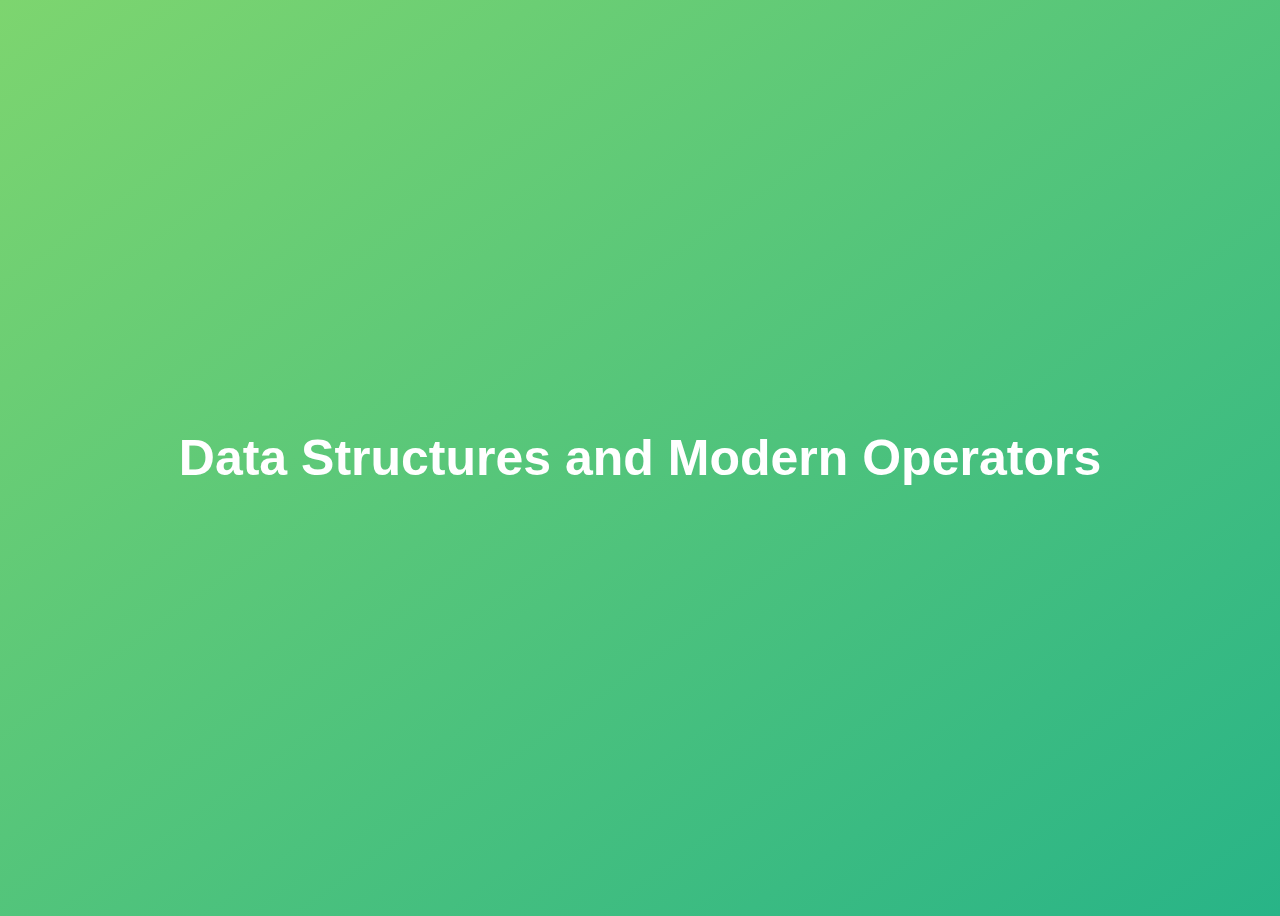
<file: 09-Data-Structures/index.html>
<!DOCTYPE html>
<html lang="en">
  <head>
    <meta charset="UTF-8" />
    <meta name="viewport" content="width=device-width, initial-scale=1.0" />
    <meta http-equiv="X-UA-Compatible" content="ie=edge" />
    <title>Data Structures and Modern Operators</title>
    <style>
      body {
        height: 100vh;
        display: flex;
        align-items: center;
        background: linear-gradient(to top left, #28b487, #7dd56f);
      }
      h1 {
        font-family: sans-serif;
        font-size: 50px;
        line-height: 1.3;
        width: 100%;
        padding: 30px;
        text-align: center;
        color: white;
      }
      button {
        width: 50px;
        height: 20px;
        margin: 10px;
      }
      textarea {
        width: 300px;
        height: 100px;
      }
    </style>
  </head>
  <body>
    <h1>Data Structures and Modern Operators</h1>
    <script src="script.js"></script>
  </body>
</html>
</file>
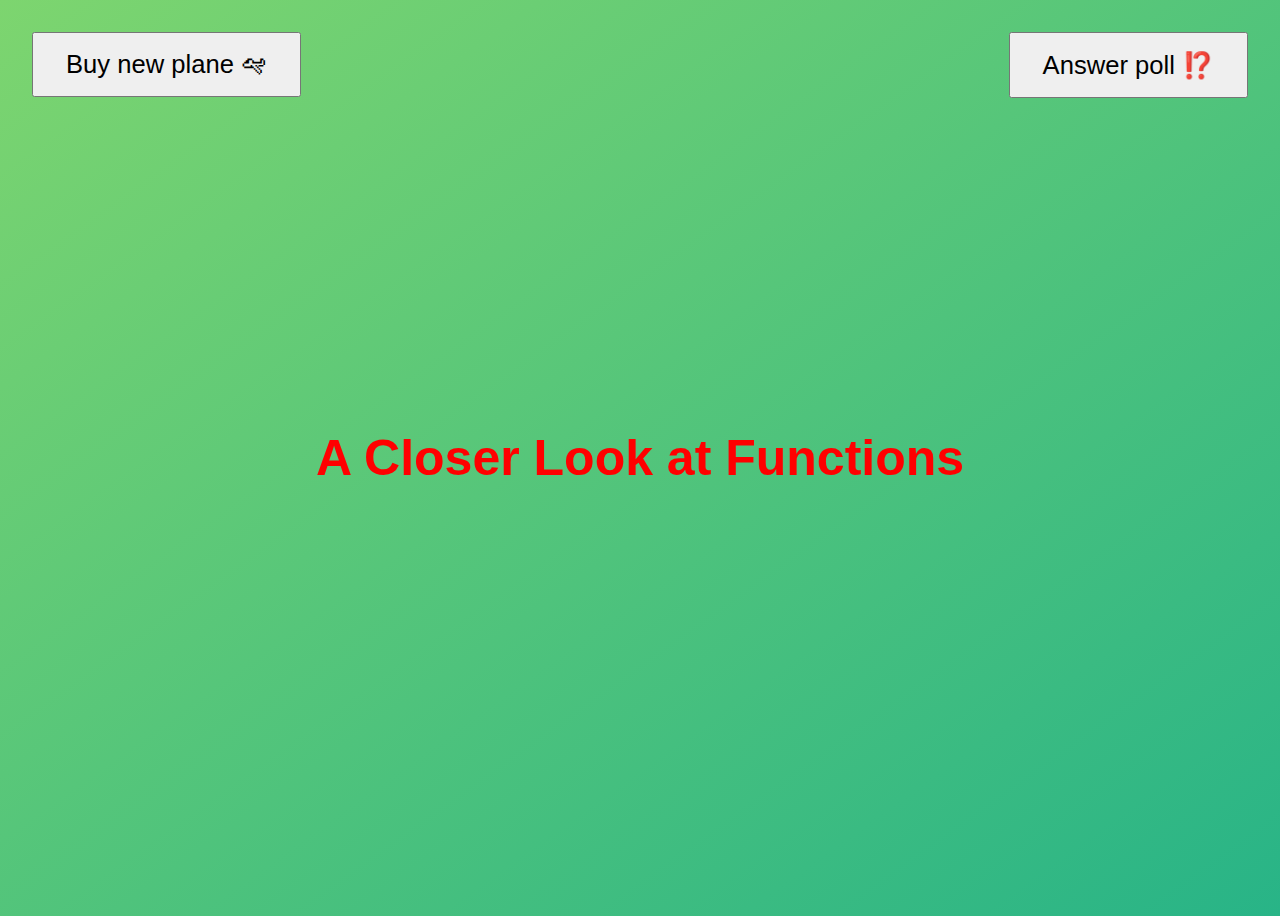
<file: 10-Functions/index.html>
<!DOCTYPE html>
<html lang="en">
  <head>
    <meta charset="UTF-8" />
    <meta name="viewport" content="width=device-width, initial-scale=1.0" />
    <meta http-equiv="X-UA-Compatible" content="ie=edge" />
    <title>A Closer Look at Functions</title>
    <style>
      body {
        height: 100vh;
        display: flex;
        align-items: center;
        background: linear-gradient(to top left, #28b487, #7dd56f);
      }
      h1 {
        font-family: sans-serif;
        font-size: 50px;
        line-height: 1.3;
        width: 100%;
        padding: 30px;
        text-align: center;
        color: white;
      }
      .buy,
      .poll {
        font-size: 1.6rem;
        padding: 1rem 2rem;
        position: absolute;
        top: 2rem;
      }
      .buy {
        left: 2rem;
      }
      .poll {
        right: 2rem;
      }
    </style>
  </head>
  <body>
    <h1>A Closer Look at Functions</h1>
    <button class="buy">Buy new plane 🛩</button>
    <button class="poll">Answer poll ⁉️</button>
    <script src="script.js"></script>
  </body>
</html>
</file>
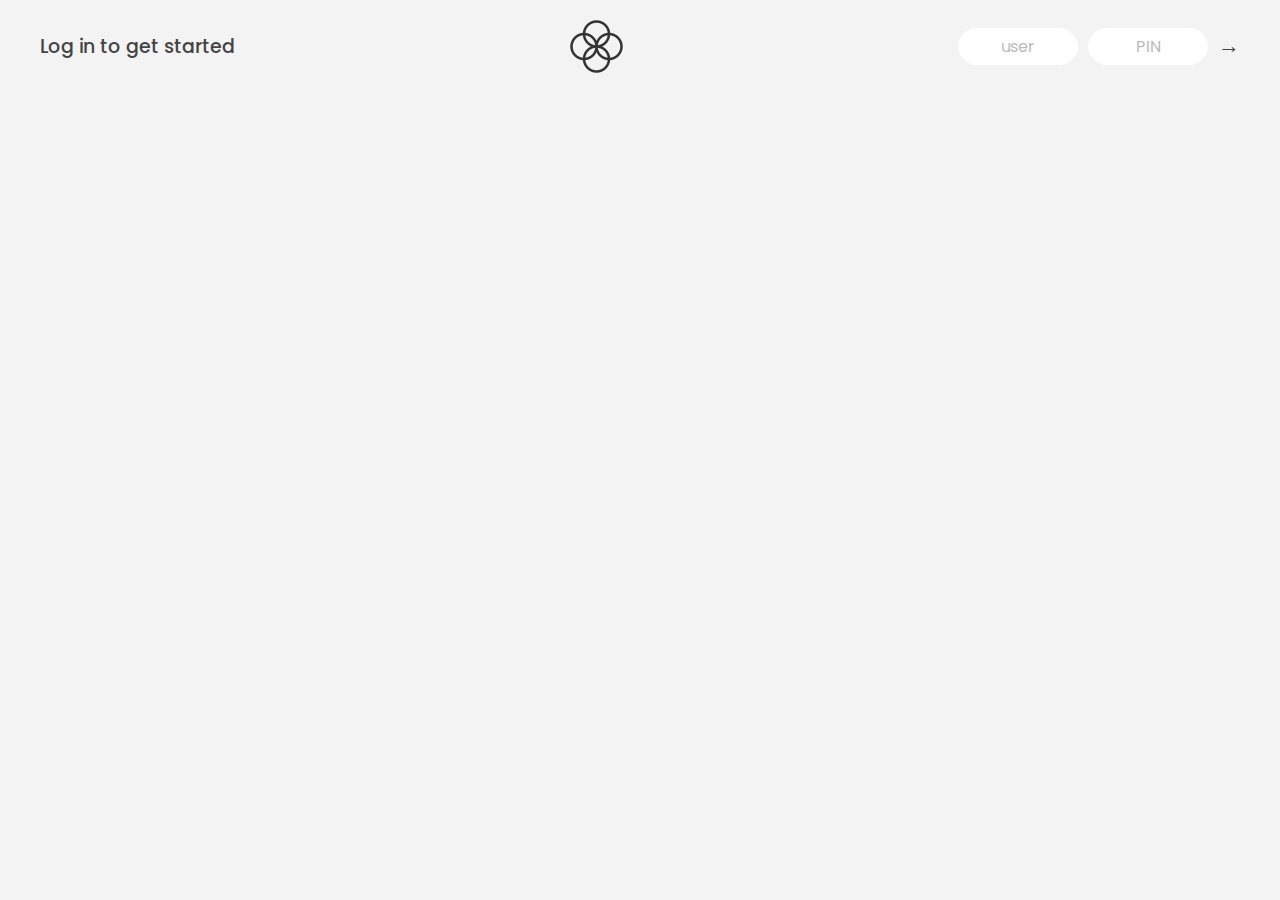
<file: 11-Arrays-Bankist/index.html>
<!DOCTYPE html>
<html lang="en">
  <head>
    <meta charset="UTF-8" />
    <meta name="viewport" content="width=device-width, initial-scale=1.0" />
    <meta http-equiv="X-UA-Compatible" content="ie=edge" />
    <link rel="shortcut icon" type="image/png" href="/icon.png" />

    <link
      href="https://fonts.googleapis.com/css?family=Poppins:400,500,600&display=swap"
      rel="stylesheet"
    />

    <link rel="stylesheet" href="style.css" />
    <title>Bankist</title>
  </head>
  <body>
    <!-- TOP NAVIGATION -->
    <nav>
      <p class="welcome">Log in to get started</p>
      <img src="logo.png" alt="Logo" class="logo" />
      <form class="login">
        <input
          type="text"
          placeholder="user"
          class="login__input login__input--user"
        />
        <!-- In practice, use type="password" -->
        <input
          type="text"
          placeholder="PIN"
          maxlength="4"
          class="login__input login__input--pin"
        />
        <button class="login__btn">&rarr;</button>
      </form>
    </nav>

    <main class="app">
      <!-- BALANCE -->
      <div class="balance">
        <div>
          <p class="balance__label">Current balance</p>
          <p class="balance__date">
            As of <span class="date">05/03/2037</span>
          </p>
        </div>
        <p class="balance__value">0000€</p>
      </div>

      <!-- MOVEMENTS -->
      <div class="movements">
        <div class="movements__row">
          <div class="movements__type movements__type--deposit">2 deposit</div>
          <div class="movements__date">3 days ago</div>
          <div class="movements__value">4 000€</div>
        </div>
        <div class="movements__row">
          <div class="movements__type movements__type--withdrawal">
            1 withdrawal
          </div>
          <div class="movements__date">24/01/2037</div>
          <div class="movements__value">-378€</div>
        </div>
      </div>

      <!-- SUMMARY -->
      <div class="summary">
        <p class="summary__label">In</p>
        <p class="summary__value summary__value--in">0000€</p>
        <p class="summary__label">Out</p>
        <p class="summary__value summary__value--out">0000€</p>
        <p class="summary__label">Interest</p>
        <p class="summary__value summary__value--interest">0000€</p>
        <button class="btn--sort">&downarrow; SORT</button>
      </div>

      <!-- OPERATION: TRANSFERS -->
      <div class="operation operation--transfer">
        <h2>Transfer money</h2>
        <form class="form form--transfer">
          <input type="text" class="form__input form__input--to" />
          <input type="number" class="form__input form__input--amount" />
          <button class="form__btn form__btn--transfer">&rarr;</button>
          <label class="form__label">Transfer to</label>
          <label class="form__label">Amount</label>
        </form>
      </div>

      <!-- OPERATION: LOAN -->
      <div class="operation operation--loan">
        <h2>Request loan</h2>
        <form class="form form--loan">
          <input type="number" class="form__input form__input--loan-amount" />
          <button class="form__btn form__btn--loan">&rarr;</button>
          <label class="form__label form__label--loan">Amount</label>
        </form>
      </div>

      <!-- OPERATION: CLOSE -->
      <div class="operation operation--close">
        <h2>Close account</h2>
        <form class="form form--close">
          <input type="text" class="form__input form__input--user" />
          <input
            type="password"
            maxlength="6"
            class="form__input form__input--pin"
          />
          <button class="form__btn form__btn--close">&rarr;</button>
          <label class="form__label">Confirm user</label>
          <label class="form__label">Confirm PIN</label>
        </form>
      </div>

      <!-- LOGOUT TIMER -->
      <p class="logout-timer">
        You will be logged out in <span class="timer">05:00</span>
      </p>
    </main>

    <!-- <footer>
      &copy; by Jonas Schmedtmann. Don't claim as your own :)
    </footer> -->

    <script src="script.js"></script>
  </body>
</html>
</file>
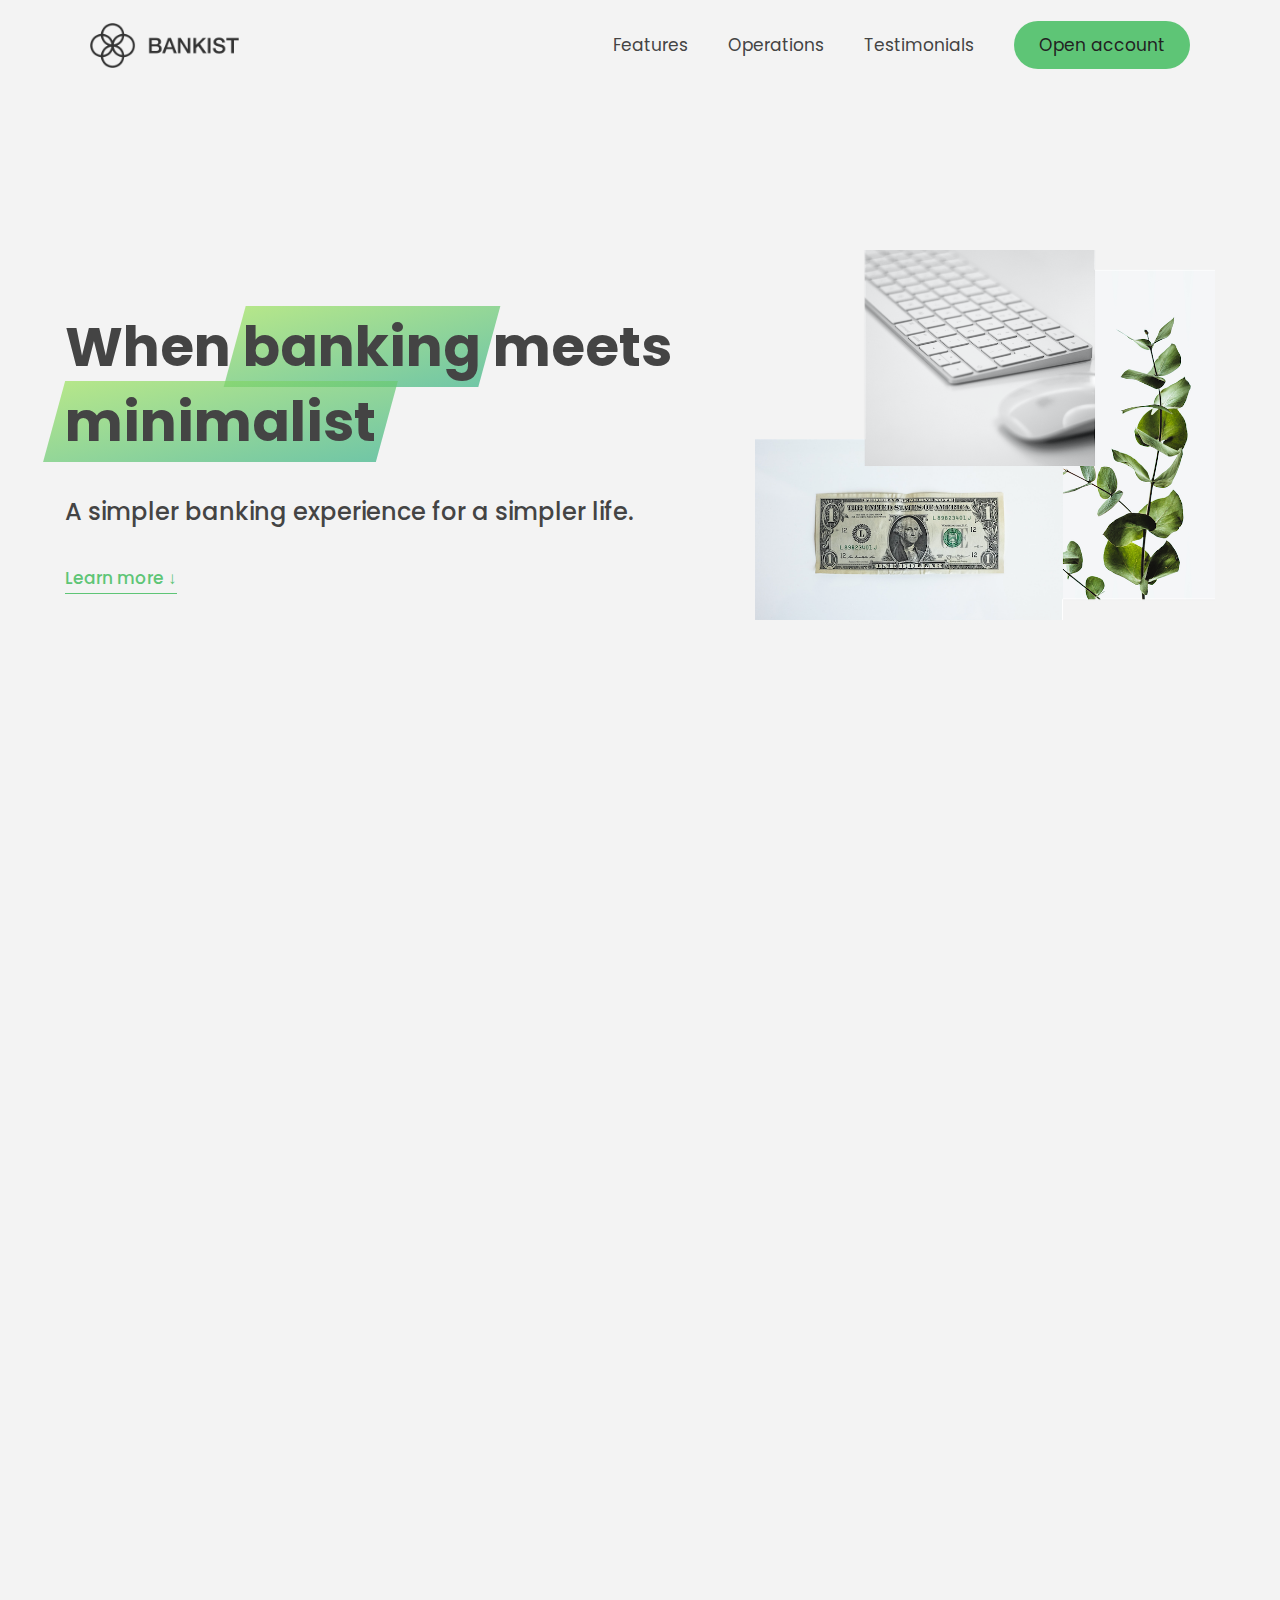
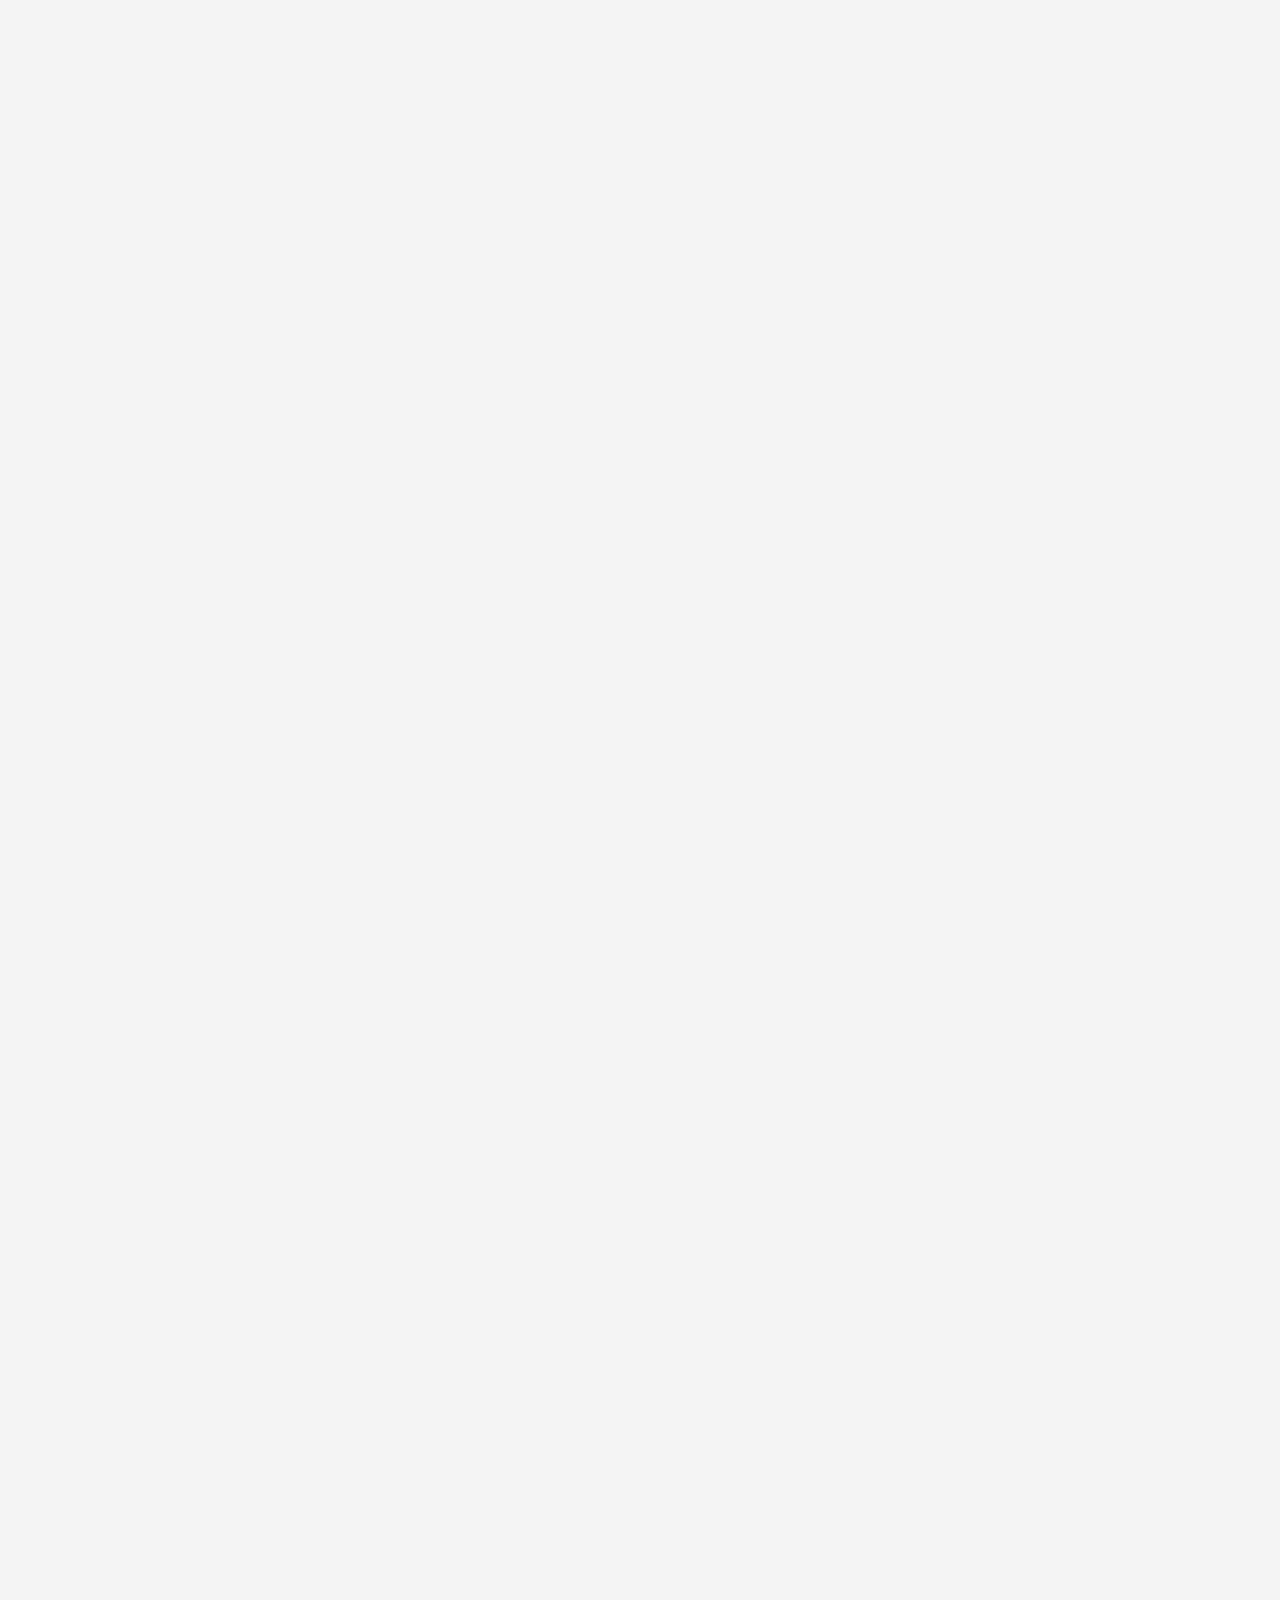
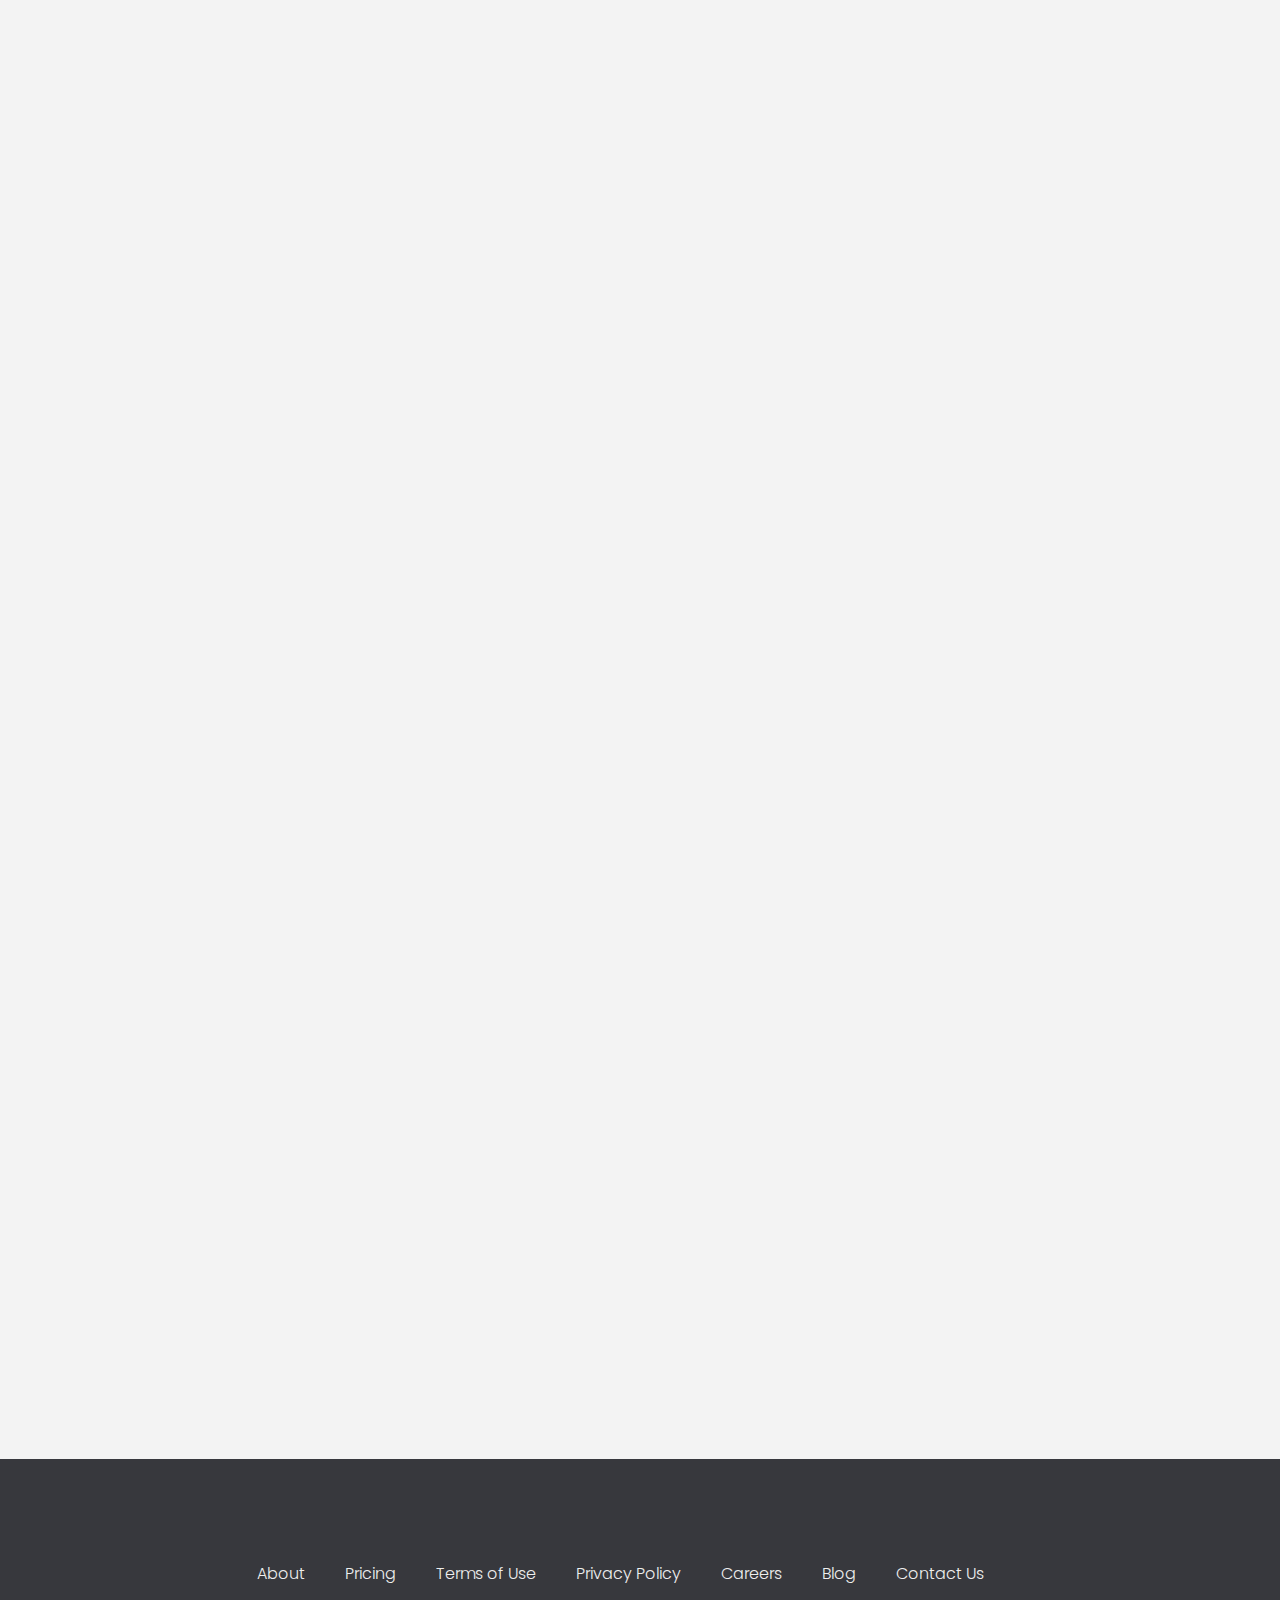
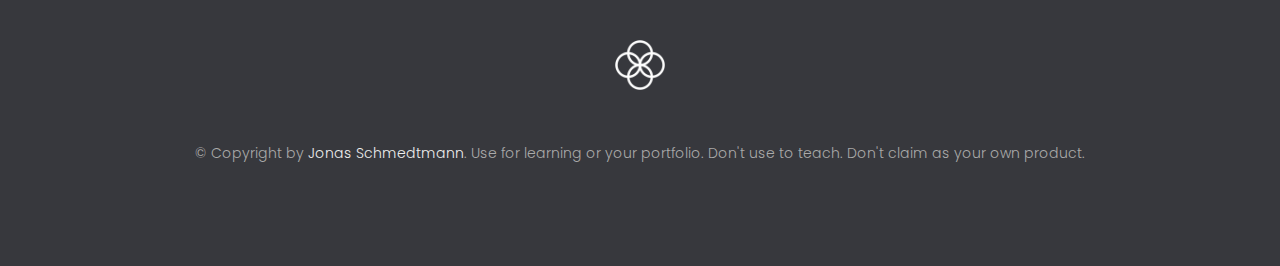
<file: 13-Advanced-DOM-Bankist/index.html>
<!DOCTYPE html>
<html lang="en">
  <head>
    <meta charset="UTF-8" />
    <meta name="viewport" content="width=device-width, initial-scale=1.0" />
    <meta http-equiv="X-UA-Compatible" content="ie=edge" />
    <link rel="shortcut icon" type="image/png" href="img/icon.png" />

    <link href="https://fonts.googleapis.com/css?family=Poppins:300,400,500,600&display=swap" rel="stylesheet" />
    <link rel="stylesheet" href="style.css" />
    <title>Bankist | When Banking meets Minimalist</title>
  </head>
  <body>
    <header class="header">
      <nav class="nav">
        <img
          src="img/logo.png"
          alt="Bankist logo"
          class="nav__logo"
          id="logo"
          designer="Jonas"
          data-version-number="3.0"
        />
        <ul class="nav__links">
          <li class="nav__item">
            <a class="nav__link" href="#section--1">Features</a>
          </li>
          <li class="nav__item">
            <a class="nav__link" href="#section--2">Operations</a>
          </li>
          <li class="nav__item">
            <a class="nav__link" href="observer.html">Testimonials</a>
          </li>
          <li class="nav__item">
            <a class="nav__link nav__link--btn btn--show-modal" href="#">Open account</a>
          </li>
        </ul>
      </nav>

      <div class="header__title">
        <!-- <h1 onclick="alert('HTML alert')"> -->
        <h1>
          When
          <!-- Green highlight effect -->
          <span class="highlight">banking</span>
          meets<br />
          <span class="highlight">minimalist</span>
        </h1>
        <h4>A simpler banking experience for a simpler life.</h4>
        <button class="btn--text btn--scroll-to">Learn more &DownArrow;</button>
        <img src="img/hero.png" class="header__img" alt="Minimalist bank items" />
      </div>
    </header>

    <section class="section " id="section--1">
      <div class="section__title">
        <h2 class="section__description">Features</h2>
        <h3 class="section__header">Everything you need in a modern bank and more.</h3>
      </div>

      <div class="features">
        <img src="img/digital-lazy.jpg" data-src="img/digital.jpg" alt="Computer" class="features__img lazy-img" />
        <div class="features__feature">
          <div class="features__icon">
            <svg>
              <use xlink:href="img/icons.svg#icon-monitor"></use>
            </svg>
          </div>
          <h5 class="features__header">100% digital bank</h5>
          <p>
            Lorem ipsum dolor sit amet consectetur adipisicing elit. Unde alias sint quos? Accusantium a fugiat porro
            reiciendis saepe quibusdam debitis ducimus.
          </p>
        </div>

        <div class="features__feature">
          <div class="features__icon">
            <svg>
              <use xlink:href="img/icons.svg#icon-trending-up"></use>
            </svg>
          </div>
          <h5 class="features__header">Watch your money grow</h5>
          <p>
            Nesciunt quos autem dolorum voluptates cum dolores dicta fuga inventore ab? Nulla incidunt eius numquam
            sequi iste pariatur quibusdam!
          </p>
        </div>
        <img src="img/grow-lazy.jpg" data-src="img/grow.jpg" alt="Plant" class="features__img lazy-img" />

        <img src="img/card-lazy.jpg" data-src="img/card.jpg" alt="Credit card" class="features__img lazy-img" />
        <div class="features__feature">
          <div class="features__icon">
            <svg>
              <use xlink:href="img/icons.svg#icon-credit-card"></use>
            </svg>
          </div>
          <h5 class="features__header">Free debit card included</h5>
          <p>
            Quasi, fugit in cumque cupiditate reprehenderit debitis animi enim eveniet consequatur odit quam quos
            possimus assumenda dicta fuga inventore ab.
          </p>
        </div>
      </div>
    </section>

    <section class="section " id="section--2">
      <div class="section__title">
        <h2 class="section__description">Operations</h2>
        <h3 class="section__header">Everything as simple as possible, but no simpler.</h3>
      </div>

      <div class="operations">
        <div class="operations__tab-container">
          <button class="btn operations__tab operations__tab--1 operations__tab--active" data-tab="1">
            <span>01</span>Instant Transfers
          </button>
          <button class="btn operations__tab operations__tab--2" data-tab="2"><span>02</span>Instant Loans</button>
          <button class="btn operations__tab operations__tab--3" data-tab="3"><span>03</span>Instant Closing</button>
        </div>
        <div class="operations__content operations__content--1 operations__content--active">
          <div class="operations__icon operations__icon--1">
            <svg>
              <use xlink:href="img/icons.svg#icon-upload"></use>
            </svg>
          </div>
          <h5 class="operations__header">Tranfser money to anyone, instantly! No fees, no BS.</h5>
          <p>
            Lorem ipsum dolor sit amet, consectetur adipisicing elit, sed do eiusmod tempor incididunt ut labore et
            dolore magna aliqua. Ut enim ad minim veniam, quis nostrud exercitation ullamco laboris nisi ut aliquip ex
            ea commodo consequat.
          </p>
        </div>

        <div class="operations__content operations__content--2">
          <div class="operations__icon operations__icon--2">
            <svg>
              <use xlink:href="img/icons.svg#icon-home"></use>
            </svg>
          </div>
          <h5 class="operations__header">Buy a home or make your dreams come true, with instant loans.</h5>
          <p>
            Duis aute irure dolor in reprehenderit in voluptate velit esse cillum dolore eu fugiat nulla pariatur.
            Excepteur sint occaecat cupidatat non proident, sunt in culpa qui officia deserunt mollit anim id est
            laborum.
          </p>
        </div>
        <div class="operations__content operations__content--3">
          <div class="operations__icon operations__icon--3">
            <svg>
              <use xlink:href="img/icons.svg#icon-user-x"></use>
            </svg>
          </div>
          <h5 class="operations__header">No longer need your account? No problem! Close it instantly.</h5>
          <p>
            Excepteur sint occaecat cupidatat non proident, sunt in culpa qui officia deserunt mollit anim id est
            laborum. Ut enim ad minim veniam, quis nostrud exercitation ullamco laboris nisi ut aliquip ex ea commodo
            consequat.
          </p>
        </div>
      </div>
    </section>

    <section class="section " id="section--3">
      <div class="section__title section__title--testimonials">
        <h2 class="section__description">Not sure yet?</h2>
        <h3 class="section__header">Millions of Bankists are already making their lifes simpler.</h3>
      </div>

      <div class="slider">
        <div class="slide slide--1">
          <div class="testimonial">
            <h5 class="testimonial__header">Best financial decision ever!</h5>
            <blockquote class="testimonial__text">
              Lorem ipsum dolor sit, amet consectetur adipisicing elit. Accusantium quas quisquam non? Quas voluptate
              nulla minima deleniti optio ullam nesciunt, numquam corporis et asperiores laboriosam sunt, praesentium
              suscipit blanditiis. Necessitatibus id alias reiciendis, perferendis facere pariatur dolore veniam autem
              esse non voluptatem saepe provident nihil molestiae.
            </blockquote>
            <address class="testimonial__author">
              <img src="img/user-1.jpg" alt="" class="testimonial__photo" />
              <h6 class="testimonial__name">Aarav Lynn</h6>
              <p class="testimonial__location">San Francisco, USA</p>
            </address>
          </div>
        </div>

        <div class="slide slide--2">
          <div class="testimonial">
            <h5 class="testimonial__header">The last step to becoming a complete minimalist</h5>
            <blockquote class="testimonial__text">
              Quisquam itaque deserunt ullam, quia ea repellendus provident, ducimus neque ipsam modi voluptatibus
              doloremque, corrupti laborum. Incidunt numquam perferendis veritatis neque repellendus. Lorem, ipsum dolor
              sit amet consectetur adipisicing elit. Illo deserunt exercitationem deleniti.
            </blockquote>
            <address class="testimonial__author">
              <img src="img/user-2.jpg" alt="" class="testimonial__photo" />
              <h6 class="testimonial__name">Miyah Miles</h6>
              <p class="testimonial__location">London, UK</p>
            </address>
          </div>
        </div>

        <div class="slide slide--3">
          <div class="testimonial">
            <h5 class="testimonial__header">Finally free from old-school banks</h5>
            <blockquote class="testimonial__text">
              Debitis, nihil sit minus suscipit magni aperiam vel tenetur incidunt commodi architecto numquam omnis
              nulla autem, necessitatibus blanditiis modi similique quidem. Odio aliquam culpa dicta beatae quod maiores
              ipsa minus consequatur error sunt, deleniti saepe aliquid quos inventore sequi. Necessitatibus id alias
              reiciendis, perferendis facere.
            </blockquote>
            <address class="testimonial__author">
              <img src="img/user-3.jpg" alt="" class="testimonial__photo" />
              <h6 class="testimonial__name">Francisco Gomes</h6>
              <p class="testimonial__location">Lisbon, Portugal</p>
            </address>
          </div>
        </div>

        <!-- <div class="slide"><img src="img/img-1.jpg" alt="Photo 1" /></div>
        <div class="slide"><img src="img/img-2.jpg" alt="Photo 2" /></div>
        <div class="slide"><img src="img/img-3.jpg" alt="Photo 3" /></div>
        <div class="slide"><img src="img/img-4.jpg" alt="Photo 4" /></div> -->
        <button class="slider__btn slider__btn--left">&larr;</button>
        <button class="slider__btn slider__btn--right">&rarr;</button>
        <div class="dots"></div>
      </div>
    </section>

    <section class="section  section--sign-up">
      <div class="section__title">
        <h3 class="section__header">The best day to join Bankist was one year ago. The second best is today!</h3>
      </div>
      <button class="btn btn--show-modal">Open your free account today!</button>
    </section>

    <footer class="footer">
      <ul class="footer__nav">
        <li class="footer__item">
          <a class="footer__link" href="#">About</a>
        </li>
        <li class="footer__item">
          <a class="footer__link" href="#">Pricing</a>
        </li>
        <li class="footer__item">
          <a class="footer__link" href="#">Terms of Use</a>
        </li>
        <li class="footer__item">
          <a class="footer__link" href="#">Privacy Policy</a>
        </li>
        <li class="footer__item">
          <a class="footer__link" href="#">Careers</a>
        </li>
        <li class="footer__item">
          <a class="footer__link" href="#">Blog</a>
        </li>
        <li class="footer__item">
          <a class="footer__link" href="#">Contact Us</a>
        </li>
      </ul>
      <img src="img/icon.png" alt="Logo" class="footer__logo" />
      <p class="footer__copyright">
        &copy; Copyright by
        <a class="footer__link twitter-link" target="_blank" href="https://twitter.com/jonasschmedtman"
          >Jonas Schmedtmann</a
        >. Use for learning or your portfolio. Don't use to teach. Don't claim as your own product.
      </p>
    </footer>

    <div class="modal hidden">
      <button class="btn--close-modal">&times;</button>
      <h2 class="modal__header">
        Open your bank account <br />
        in just <span class="highlight">5 minutes</span>
      </h2>
      <form class="modal__form">
        <label>First Name</label>
        <input type="text" />
        <label>Last Name</label>
        <input type="text" />
        <label>Email Address</label>
        <input type="email" />
        <button class="btn">Next step &rarr;</button>
      </form>
    </div>
    <div class="overlay hidden"></div>

    <script src="script.js"></script>
  </body>
</html>
</file>
<file: 11-Arrays-Bankist/style.css>
/*
 * Use this CSS to learn some intersting techniques,
 * in case you're wondering how I built the UI.
 * Have fun! 😁
 */

* {
  margin: 0;
  padding: 0;
  box-sizing: inherit;
}

html {
  font-size: 62.5%;
  box-sizing: border-box;
}

body {
  font-family: "Poppins", sans-serif;
  color: #444;
  background-color: #f3f3f3;
  height: 100vh;
  padding: 2rem;
}

nav {
  display: flex;
  justify-content: space-between;
  align-items: center;
  padding: 0 2rem;
}

.welcome {
  font-size: 1.9rem;
  font-weight: 500;
}

.logo {
  height: 5.25rem;
}

.login {
  display: flex;
}

.login__input {
  border: none;
  padding: 0.5rem 2rem;
  font-size: 1.6rem;
  font-family: inherit;
  text-align: center;
  width: 12rem;
  border-radius: 10rem;
  margin-right: 1rem;
  color: inherit;
  border: 1px solid #fff;
  transition: all 0.3s;
}

.login__input:focus {
  outline: none;
  border: 1px solid #ccc;
}

.login__input::placeholder {
  color: #bbb;
}

.login__btn {
  border: none;
  background: none;
  font-size: 2.2rem;
  color: inherit;
  cursor: pointer;
  transition: all 0.3s;
}

.login__btn:hover,
.login__btn:focus,
.btn--sort:hover,
.btn--sort:focus {
  outline: none;
  color: #777;
}

/* MAIN */
.app {
  position: relative;
  max-width: 100rem;
  margin: 4rem auto;
  display: grid;
  grid-template-columns: 4fr 3fr;
  grid-template-rows: auto repeat(3, 15rem) auto;
  gap: 2rem;

  /* NOTE This creates the fade in/out anumation */
  opacity: 0;
  transition: all 1s;
}

.balance {
  grid-column: 1 / span 2;
  display: flex;
  align-items: flex-end;
  justify-content: space-between;
  margin-bottom: 2rem;
}

.balance__label {
  font-size: 2.2rem;
  font-weight: 500;
  margin-bottom: -0.2rem;
}

.balance__date {
  font-size: 1.4rem;
  color: #888;
}

.balance__value {
  font-size: 4.5rem;
  font-weight: 400;
}

/* MOVEMENTS */
.movements {
  grid-row: 2 / span 3;
  background-color: #fff;
  border-radius: 1rem;
  overflow: scroll;
}

.movements__row {
  padding: 2.25rem 4rem;
  display: flex;
  align-items: center;
  border-bottom: 1px solid #eee;
}

.movements__type {
  font-size: 1.1rem;
  text-transform: uppercase;
  font-weight: 500;
  color: #fff;
  padding: 0.1rem 1rem;
  border-radius: 10rem;
  margin-right: 2rem;
}

.movements__date {
  font-size: 1.1rem;
  text-transform: uppercase;
  font-weight: 500;
  color: #666;
}

.movements__type--deposit {
  background-image: linear-gradient(to top left, #39b385, #9be15d);
}

.movements__type--withdrawal {
  background-image: linear-gradient(to top left, #e52a5a, #ff585f);
}

.movements__value {
  font-size: 1.7rem;
  margin-left: auto;
}

/* SUMMARY */
.summary {
  grid-row: 5 / 6;
  display: flex;
  align-items: baseline;
  padding: 0 0.3rem;
  margin-top: 1rem;
}

.summary__label {
  font-size: 1.2rem;
  font-weight: 500;
  text-transform: uppercase;
  margin-right: 0.8rem;
}

.summary__value {
  font-size: 2.2rem;
  margin-right: 2.5rem;
}

.summary__value--in,
.summary__value--interest {
  color: #66c873;
}

.summary__value--out {
  color: #f5465d;
}

.btn--sort {
  margin-left: auto;
  border: none;
  background: none;
  font-size: 1.3rem;
  font-weight: 500;
  cursor: pointer;
}

/* OPERATIONS */
.operation {
  border-radius: 1rem;
  padding: 3rem 4rem;
  color: #333;
}

.operation--transfer {
  background-image: linear-gradient(to top left, #ffb003, #ffcb03);
}

.operation--loan {
  background-image: linear-gradient(to top left, #39b385, #9be15d);
}

.operation--close {
  background-image: linear-gradient(to top left, #e52a5a, #ff585f);
}

h2 {
  margin-bottom: 1.5rem;
  font-size: 1.7rem;
  font-weight: 600;
  color: #333;
}

.form {
  display: grid;
  grid-template-columns: 2.5fr 2.5fr 1fr;
  grid-template-rows: auto auto;
  gap: 0.4rem 1rem;
}

/* Exceptions for interst */
.form.form--loan {
  grid-template-columns: 2.5fr 1fr 2.5fr;
}
.form__label--loan {
  grid-row: 2;
}
/* End exceptions */

.form__input {
  width: 100%;
  border: none;
  background-color: rgba(255, 255, 255, 0.4);
  font-family: inherit;
  font-size: 1.5rem;
  text-align: center;
  color: #333;
  padding: 0.3rem 1rem;
  border-radius: 0.7rem;
  transition: all 0.3s;
}

.form__input:focus {
  outline: none;
  background-color: rgba(255, 255, 255, 0.6);
}

.form__label {
  font-size: 1.3rem;
  text-align: center;
}

.form__btn {
  border: none;
  border-radius: 0.7rem;
  font-size: 1.8rem;
  background-color: #fff;
  cursor: pointer;
  transition: all 0.3s;
}

.form__btn:focus {
  outline: none;
  background-color: rgba(255, 255, 255, 0.8);
}

.logout-timer {
  padding: 0 0.3rem;
  margin-top: 1.9rem;
  text-align: right;
  font-size: 1.25rem;
}

.timer {
  font-weight: 600;
}
</file>
<file: 13-Advanced-DOM-Bankist/style.css>
/* The page is NOT responsive. You can implement responsiveness yourself if you wanna have some fun 😃 */

:root {
  --color-primary: #5ec576;
  --color-secondary: #ffcb03;
  --color-tertiary: #ff585f;
  --color-primary-darker: #4bbb7d;
  --color-secondary-darker: #ffbb00;
  --color-tertiary-darker: #fd424b;
  --color-primary-opacity: #5ec5763a;
  --color-secondary-opacity: #ffcd0331;
  --color-tertiary-opacity: #ff58602d;
  --gradient-primary: linear-gradient(to top left, #39b385, #9be15d);
  --gradient-secondary: linear-gradient(to top left, #ffb003, #ffcb03);
}

* {
  margin: 0;
  padding: 0;
  box-sizing: inherit;
}

html {
  font-size: 62.5%;
  box-sizing: border-box;
}

body {
  font-family: 'Poppins', sans-serif;
  font-weight: 300;
  color: #444;
  line-height: 1.9;
  background-color: #f3f3f3;
}

/* GENERAL ELEMENTS */
.section {
  padding: 15rem 3rem;
  border-top: 1px solid #ddd;

  transition: transform 1s, opacity 1s;
}

.section--hidden {
  opacity: 0;
  transform: translateY(8rem);
}

.section__title {
  max-width: 80rem;
  margin: 0 auto 8rem auto;
}

.section__description {
  font-size: 1.8rem;
  font-weight: 600;
  text-transform: uppercase;
  color: var(--color-primary);
  margin-bottom: 1rem;
}

.section__header {
  font-size: 4rem;
  line-height: 1.3;
  font-weight: 500;
}

.btn {
  display: inline-block;
  background-color: var(--color-primary);
  font-size: 1.6rem;
  font-family: inherit;
  font-weight: 500;
  border: none;
  padding: 1.25rem 4.5rem;
  border-radius: 10rem;
  cursor: pointer;
  transition: all 0.3s;
}

.btn:hover {
  background-color: var(--color-primary-darker);
}

.btn--text {
  display: inline-block;
  background: none;
  font-size: 1.7rem;
  font-family: inherit;
  font-weight: 500;
  color: var(--color-primary);
  border: none;
  border-bottom: 1px solid currentColor;
  padding-bottom: 2px;
  cursor: pointer;
  transition: all 0.3s;
}

p {
  color: #666;
}

/* This is BAD for accessibility! Don't do in the real world! */
button:focus {
  outline: none;
}

img {
  transition: filter 0.5s;
}

.lazy-img {
  filter: blur(20px);
}

/* NAVIGATION */
.nav {
  display: flex;
  justify-content: space-between;
  align-items: center;
  height: 9rem;
  width: 100%;
  padding: 0 6rem;
  z-index: 100;
}

/* nav and stickly class at the same time */
.nav.sticky {
  position: fixed;
  background-color: rgba(255, 255, 255, 0.95);
}

.nav__logo {
  height: 4.5rem;
  transition: all 0.3s;
}

.nav__links {
  display: flex;
  align-items: center;
  list-style: none;
}

.nav__item {
  margin-left: 4rem;
}

.nav__link:link,
.nav__link:visited {
  font-size: 1.7rem;
  font-weight: 400;
  color: inherit;
  text-decoration: none;
  display: block;
  transition: all 0.3s;
}

.nav__link--btn:link,
.nav__link--btn:visited {
  padding: 0.8rem 2.5rem;
  border-radius: 3rem;
  background-color: var(--color-primary);
  color: #222;
}

.nav__link--btn:hover,
.nav__link--btn:active {
  color: inherit;
  background-color: var(--color-primary-darker);
  color: #333;
}

/* HEADER */
.header {
  padding: 0 3rem;
  height: 100vh;
  display: flex;
  flex-direction: column;
  align-items: center;
}

.header__title {
  flex: 1;

  max-width: 115rem;
  display: grid;
  grid-template-columns: 3fr 2fr;
  row-gap: 3rem;
  align-content: center;
  justify-content: center;

  align-items: start;
  justify-items: start;
}

h1 {
  font-size: 5.5rem;
  line-height: 1.35;
}

h4 {
  font-size: 2.4rem;
  font-weight: 500;
}

.header__img {
  width: 100%;
  grid-column: 2 / 3;
  grid-row: 1 / span 4;
  transform: translateY(-6rem);
}

.highlight {
  position: relative;
}

.highlight::after {
  display: block;
  content: '';
  position: absolute;
  bottom: 0;
  left: 0;
  height: 100%;
  width: 100%;
  z-index: -1;
  opacity: 0.7;
  transform: scale(1.07, 1.05) skewX(-15deg);
  background-image: var(--gradient-primary);
}

/* FEATURES */
.features {
  display: grid;
  grid-template-columns: 1fr 1fr;
  gap: 4rem;
  margin: 0 12rem;
}

.features__img {
  width: 100%;
}

.features__feature {
  align-self: center;
  justify-self: center;
  width: 70%;
  font-size: 1.5rem;
}

.features__icon {
  display: flex;
  align-items: center;
  justify-content: center;
  background-color: var(--color-primary-opacity);
  height: 5.5rem;
  width: 5.5rem;
  border-radius: 50%;
  margin-bottom: 2rem;
}

.features__icon svg {
  height: 2.5rem;
  width: 2.5rem;
  fill: var(--color-primary);
}

.features__header {
  font-size: 2rem;
  margin-bottom: 1rem;
}

/* OPERATIONS */
.operations {
  max-width: 100rem;
  margin: 12rem auto 0 auto;

  background-color: #fff;
}

.operations__tab-container {
  display: flex;
  justify-content: center;
}

.operations__tab {
  margin-right: 2.5rem;
  transform: translateY(-50%);
}

.operations__tab span {
  margin-right: 1rem;
  font-weight: 600;
  display: inline-block;
}

.operations__tab--1 {
  background-color: var(--color-secondary);
}

.operations__tab--1:hover {
  background-color: var(--color-secondary-darker);
}

.operations__tab--3 {
  background-color: var(--color-tertiary);
  margin: 0;
}

.operations__tab--3:hover {
  background-color: var(--color-tertiary-darker);
}

.operations__tab--active {
  transform: translateY(-66%);
}

.operations__content {
  display: none;

  /* JUST PRESENTATIONAL */
  font-size: 1.7rem;
  padding: 2.5rem 7rem 6.5rem 7rem;
}

.operations__content--active {
  display: grid;
  grid-template-columns: 7rem 1fr;
  column-gap: 3rem;
  row-gap: 0.5rem;
}

.operations__header {
  font-size: 2.25rem;
  font-weight: 500;
  align-self: center;
}

.operations__icon {
  display: flex;
  align-items: center;
  justify-content: center;
  height: 7rem;
  width: 7rem;
  border-radius: 50%;
}

.operations__icon svg {
  height: 2.75rem;
  width: 2.75rem;
}

.operations__content p {
  grid-column: 2;
}

.operations__icon--1 {
  background-color: var(--color-secondary-opacity);
}
.operations__icon--2 {
  background-color: var(--color-primary-opacity);
}
.operations__icon--3 {
  background-color: var(--color-tertiary-opacity);
}
.operations__icon--1 svg {
  fill: var(--color-secondary-darker);
}
.operations__icon--2 svg {
  fill: var(--color-primary);
}
.operations__icon--3 svg {
  fill: var(--color-tertiary);
}

/* SLIDER */
.slider {
  max-width: 100rem;
  height: 50rem;
  margin: 0 auto;
  position: relative;

  /* IN THE END */
  overflow: hidden;
}

.slide {
  position: absolute;
  top: 0;
  width: 100%;
  height: 50rem;

  display: flex;
  align-items: center;
  justify-content: center;

  /* THIS creates the animation! */
  transition: transform 1s;
}

.slide > img {
  /* Only for images that have different size than slide */
  width: 100%;
  height: 100%;
  object-fit: cover;
}

.slider__btn {
  position: absolute;
  top: 50%;
  z-index: 10;

  border: none;
  background: rgba(255, 255, 255, 0.7);
  font-family: inherit;
  color: #333;
  border-radius: 50%;
  height: 5.5rem;
  width: 5.5rem;
  font-size: 3.25rem;
  cursor: pointer;
}

.slider__btn--left {
  left: 6%;
  transform: translate(-50%, -50%);
}

.slider__btn--right {
  right: 6%;
  transform: translate(50%, -50%);
}

.dots {
  position: absolute;
  bottom: 5%;
  left: 50%;
  transform: translateX(-50%);
  display: flex;
}

.dots__dot {
  border: none;
  background-color: #b9b9b9;
  opacity: 0.7;
  height: 1rem;
  width: 1rem;
  border-radius: 50%;
  margin-right: 1.75rem;
  cursor: pointer;
  transition: all 0.5s;

  /* Only necessary when overlying images */
  /* box-shadow: 0 0.6rem 1.5rem rgba(0, 0, 0, 0.7); */
}

.dots__dot:last-child {
  margin: 0;
}

.dots__dot--active {
  /* background-color: #fff; */
  background-color: #888;
  opacity: 1;
}

/* TESTIMONIALS */
.testimonial {
  width: 65%;
  position: relative;
}

.testimonial::before {
  content: '\201C';
  position: absolute;
  top: -5.7rem;
  left: -6.8rem;
  line-height: 1;
  font-size: 20rem;
  font-family: inherit;
  color: var(--color-primary);
  z-index: -1;
}

.testimonial__header {
  font-size: 2.25rem;
  font-weight: 500;
  margin-bottom: 1.5rem;
}

.testimonial__text {
  font-size: 1.7rem;
  margin-bottom: 3.5rem;
  color: #666;
}

.testimonial__author {
  margin-left: 3rem;
  font-style: normal;

  display: grid;
  grid-template-columns: 6.5rem 1fr;
  column-gap: 2rem;
}

.testimonial__photo {
  grid-row: 1 / span 2;
  width: 6.5rem;
  border-radius: 50%;
}

.testimonial__name {
  font-size: 1.7rem;
  font-weight: 500;
  align-self: end;
  margin: 0;
}

.testimonial__location {
  font-size: 1.5rem;
}

.section__title--testimonials {
  margin-bottom: 4rem;
}

/* SIGNUP */
.section--sign-up {
  background-color: #37383d;
  border-top: none;
  border-bottom: 1px solid #444;
  text-align: center;
  padding: 10rem 3rem;
}

.section--sign-up .section__header {
  color: #fff;
  text-align: center;
}

.section--sign-up .section__title {
  margin-bottom: 6rem;
}

.section--sign-up .btn {
  font-size: 1.9rem;
  padding: 2rem 5rem;
}

/* FOOTER */
.footer {
  padding: 10rem 3rem;
  background-color: #37383d;
}

.footer__nav {
  list-style: none;
  display: flex;
  justify-content: center;
  margin-bottom: 5rem;
}

.footer__item {
  margin-right: 4rem;
}

.footer__link {
  font-size: 1.6rem;
  color: #eee;
  text-decoration: none;
}

.footer__logo {
  height: 5rem;
  display: block;
  margin: 0 auto;
  margin-bottom: 5rem;
}

.footer__copyright {
  font-size: 1.4rem;
  color: #aaa;
  text-align: center;
}

.footer__copyright .footer__link {
  font-size: 1.4rem;
}

/* MODAL WINDOW */
.modal {
  position: fixed;
  top: 50%;
  left: 50%;
  transform: translate(-50%, -50%);
  max-width: 60rem;
  background-color: #f3f3f3;
  padding: 5rem 6rem;
  box-shadow: 0 4rem 6rem rgba(0, 0, 0, 0.3);
  z-index: 1000;
  transition: all 0.5s;
}

.overlay {
  position: fixed;
  top: 0;
  left: 0;
  width: 100%;
  height: 100%;
  background-color: rgba(0, 0, 0, 0.5);
  backdrop-filter: blur(4px);
  z-index: 100;
  transition: all 0.5s;
}

.modal__header {
  font-size: 3.25rem;
  margin-bottom: 4.5rem;
  line-height: 1.5;
}

.modal__form {
  margin: 0 3rem;
  display: grid;
  grid-template-columns: 1fr 2fr;
  align-items: center;
  gap: 2.5rem;
}

.modal__form label {
  font-size: 1.7rem;
  font-weight: 500;
}

.modal__form input {
  font-size: 1.7rem;
  padding: 1rem 1.5rem;
  border: 1px solid #ddd;
  border-radius: 0.5rem;
}

.modal__form button {
  grid-column: 1 / span 2;
  justify-self: center;
  margin-top: 1rem;
}

.btn--close-modal {
  font-family: inherit;
  color: inherit;
  position: absolute;
  top: 0.5rem;
  right: 2rem;
  font-size: 4rem;
  cursor: pointer;
  border: none;
  background: none;
}

.hidden {
  visibility: hidden;
  opacity: 0;
}

/* COOKIE MESSAGE */
.cookie-message {
  display: flex;
  align-items: center;
  justify-content: space-evenly;
  width: 100%;
  background-color: white;
  color: #bbb;
  font-size: 1.5rem;
  font-weight: 400;
}
</file>
